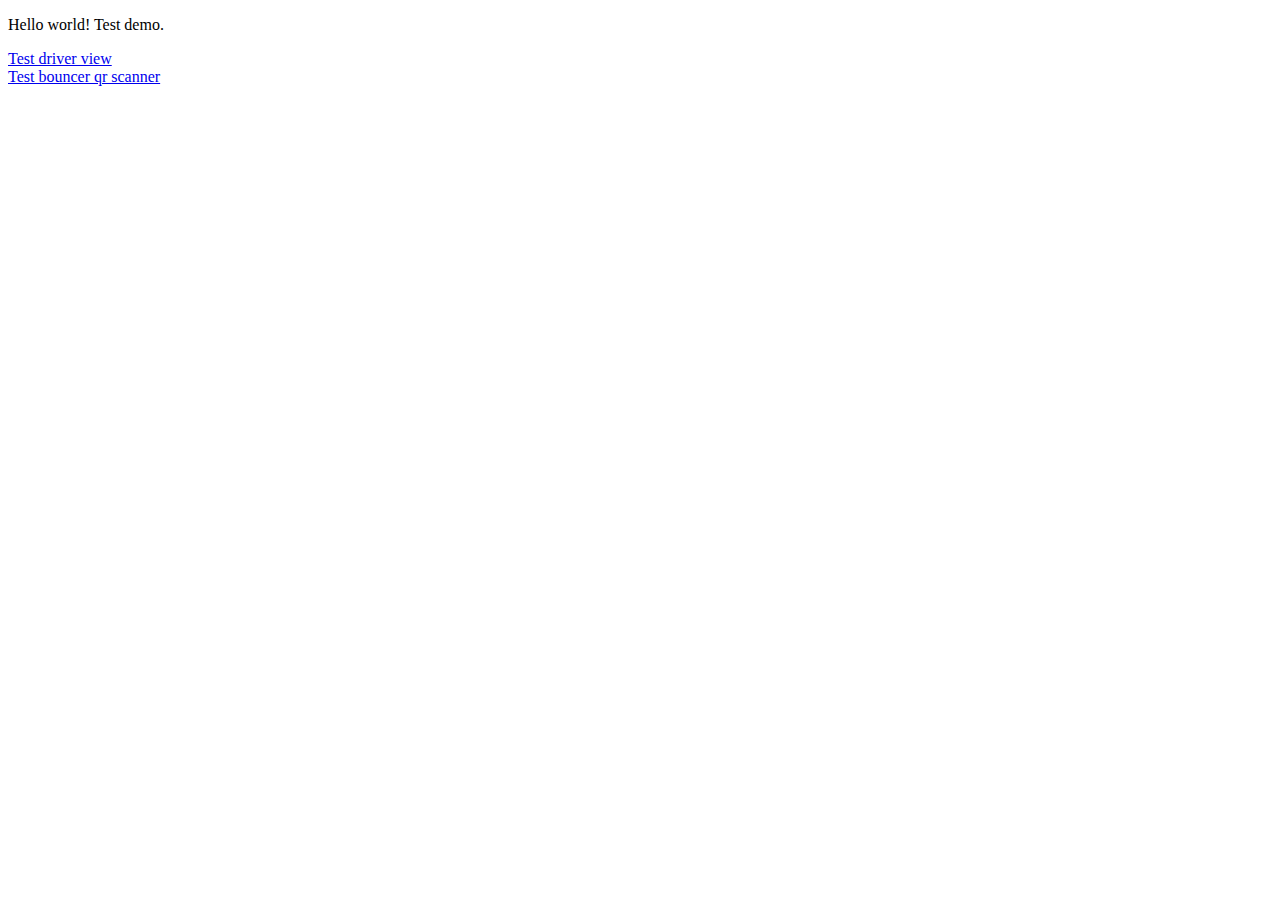
<file: index.html>
<!doctype html>
<html class="no-js" lang="">

<head>
  <meta charset="utf-8">
  <title></title>
  <meta name="description" content="">
  <meta name="viewport" content="width=device-width, initial-scale=1">

  <link rel="manifest" href="site.webmanifest">
  <link rel="apple-touch-icon" href="icon.png">
  <!-- Place favicon.ico in the root directory -->


  <meta name="theme-color" content="#fafafa">
</head>

<body>
  <!--[if lte IE 9]>
    <p class="browserupgrade">You are using an <strong>outdated</strong> browser. Please <a href="https://browsehappy.com/">upgrade your browser</a> to improve your experience and security.</p>
  <![endif]-->

  <!-- Add your site or application content here -->
  <p>Hello world! Test demo.</p>
  <a style="display: block;"href="./html/license/index.html">Test driver view</a>

  <a href="./html/scan/index.html">Test bouncer qr scanner</a>
</body>

</html>
</file>
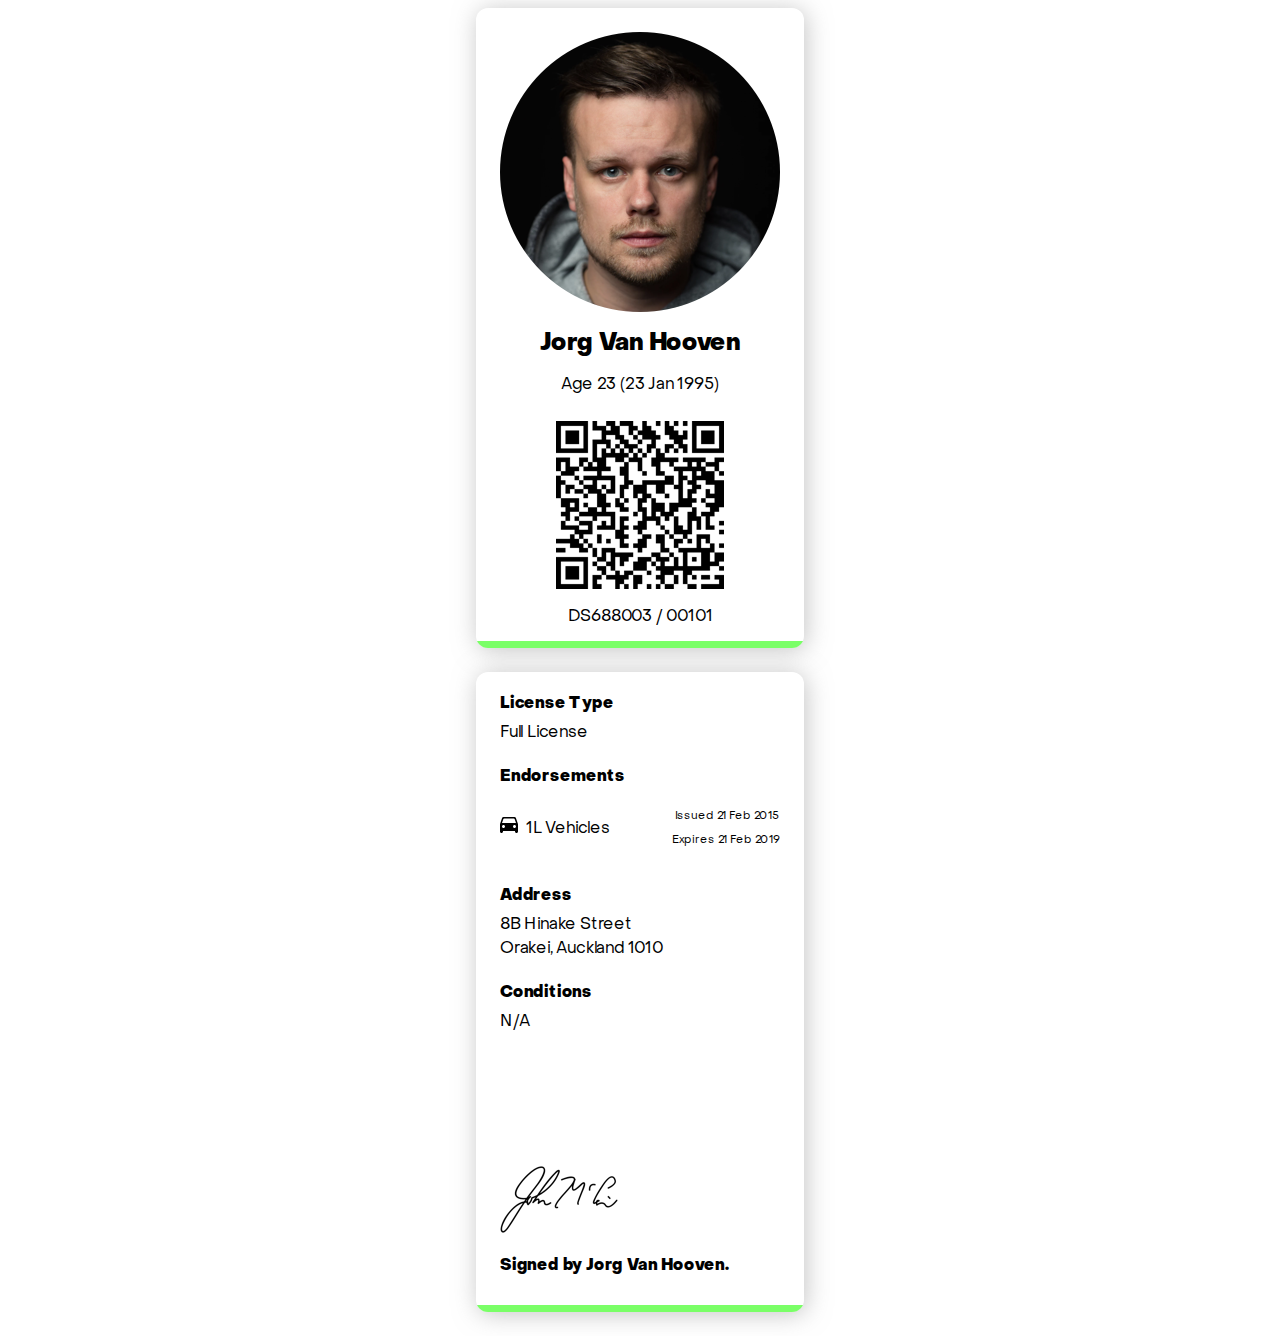
<file: html/license/index.html>
<!doctype html>
<html class="no-js" lang="">

<head>
  <meta charset="utf-8">
  <title></title>
  <meta name="description" content="">
  <meta name="viewport" content="width=device-width, initial-scale=1">

  <link rel="manifest" href="site.webmanifest">
  <link rel="apple-touch-icon" href="icon.png">
  <!-- Place favicon.ico in the root directory -->

  <link rel="stylesheet" href="../../css/license.css">
   <link rel="stylesheet" href="../../css/base/typography.css">

  <meta name="theme-color" content="#fafafa">
</head>

<body>
  <!--[if lte IE 9]>
    <p class="browserupgrade">You are using an <strong>outdated</strong> browser. Please <a href="https://browsehappy.com/">upgrade your browser</a> to improve your experience and security.</p>
  <![endif]-->

  <!-- Page 1 -->
  <div class="card-container">
    <img class="profile-container" src="../../assets/bitmap.png" alt="profile photo">
    <h3 class="font-center">Jorg Van Hooven</h3>
    <p class="font-center">Age 23 (23 Jan 1995)</p>
    <img class="code-container font-center" src="../../assets/qrcode.png" alt="profile photo">
    <p class="font-center">DS688003 / 00101</p>
    <div class="license-type"></div>
  </div>
  

  <!-- Page 2 -->
  <div class="card-container">
    <div class="list-item">
      <h4 class="font-left header-left">License Type</h4>
      <p class="font-left">Full License</p>
    </div>

    <div class="list-item">
      <h4 class="font-left header-left">Endorsements</h4>
          <div class="row-container">
            <div class="column">
              <svg class="icon-margin" width="18px" height="16px" viewBox="0 0 18 16" version="1.1" xmlns="http://www.w3.org/2000/svg" xmlns:xlink="http://www.w3.org/1999/xlink">
                  <g id="Driver-App" stroke="none" stroke-width="1" fill="none" fill-rule="evenodd">
                      <g id="Driver-2" transform="translate(-51.000000, -864.000000)">
                          <g id="Group" transform="translate(48.000000, 816.000000)">
                              <g id="round-directions_car-24px" transform="translate(0.000000, 43.000000)">
                                  <polygon id="Path" points="0 0 24 0 24 24 0 24"></polygon>
                                  <path d="M18.92,6.01 C18.72,5.42 18.16,5 17.5,5 L6.5,5 C5.84,5 5.29,5.42 5.08,6.01 L3.11,11.68 C3.04,11.89 3,12.11 3,12.34 L3,19.5 C3,20.33 3.67,21 4.5,21 C5.33,21 6,20.33 6,19.5 L6,19 L18,19 L18,19.5 C18,20.32 18.67,21 19.5,21 C20.32,21 21,20.33 21,19.5 L21,12.34 C21,12.12 20.96,11.89 20.89,11.68 L18.92,6.01 Z M6.5,16 C5.67,16 5,15.33 5,14.5 C5,13.67 5.67,13 6.5,13 C7.33,13 8,13.67 8,14.5 C8,15.33 7.33,16 6.5,16 Z M17.5,16 C16.67,16 16,15.33 16,14.5 C16,13.67 16.67,13 17.5,13 C18.33,13 19,13.67 19,14.5 C19,15.33 18.33,16 17.5,16 Z M5,11 L6.27,7.18 C6.41,6.78 6.79,6.5 7.22,6.5 L16.78,6.5 C17.21,6.5 17.59,6.78 17.73,7.18 L19,11 L5,11 Z" id="Shape" fill="#000000" fill-rule="nonzero"></path>
                              </g>
                          </g>
                      </g>
                  </g>
              </svg>
              <p class="font-left">1L Vehicles</p>
            </div>
            <div class="column">
              <p class="micro">Issued 21 Feb 2015<br>Expires 21 Feb 2019</p>

          </div>
          </div>
          
    </div>

    <div class="list-item">
      <h4 class="font-left header-left">Address</h4>
      <p class="font-left">8B Hinake Street  <br>Orakei, Auckland 1010</p>
    </div>      

    <div class="list-item">
      <h4 class="font-left header-left">Conditions</h4>
      <p class="font-left">N/A</p>
    </div>            
    <div class="list-item">
      <br><br><br><br><br><br>
      <img src="../../assets/sig.png" alt="signature">
      <h4>Signed by Jorg Van Hooven.</h4>
    </div>
  <div class="shitty-hacky-divider"></div>  
  <div class="license-type"></div>

  </div>


</body>

</html>
</file>
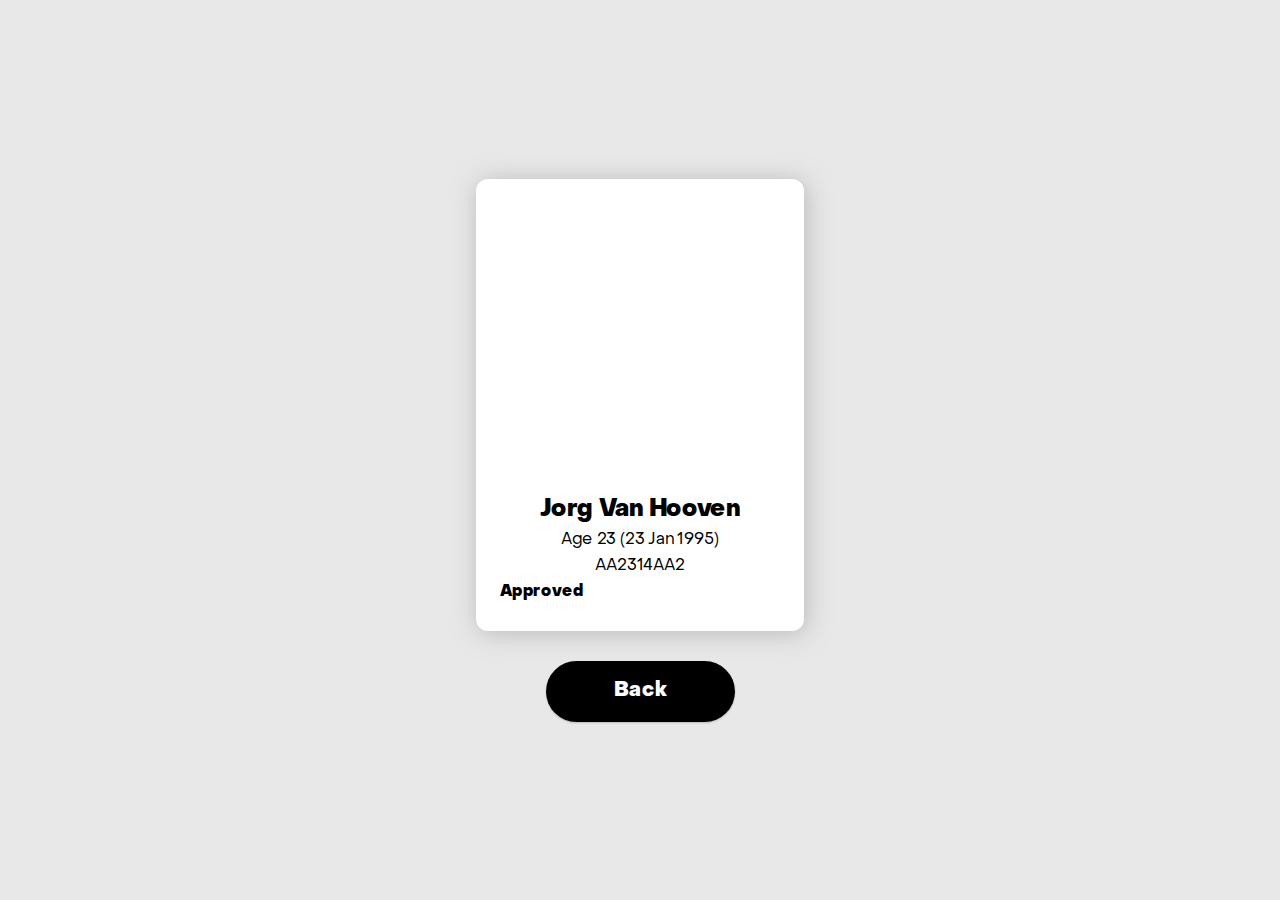
<file: html/scan/html/result.html>
<!DOCTYPE html>
<html>

<head>
  <meta charset="utf-8">
  <meta http-equiv="X-UA-Compatible" content="IE=edge">
  <title>Page Title</title>
  <meta name="viewport" content="width=device-width, initial-scale=1">

  <link rel="stylesheet" href="../../../css/base/reset.css">
  <link rel="stylesheet" href="../../../css/base/typography.css">
  <link rel="stylesheet" href="../../../css/base/colors.css">
  <link rel="stylesheet" href="../../../css/base/layout.css">

  <link rel="stylesheet" href="../../../css/components.css">
  <link rel="stylesheet" href="../../../css/pages/scan-status.css">

</head>

<body class="background-grey body-center-wrapper">
  <div id="cardContainer" class="card-container">
    <div id="profileImage" class="image-container"></div>
    <h3 id="name" class="scan-status-title">Jorg Van Hooven</h3>
    <p class="scan-status-subtitle">Age <span id="age">23</span> (<span id="dateOfBirth">23 Jan 1995</span>)</p>
    <p id="licenseId" class="scan-status-subtitle">AA2314AA2</p>
    <div class="scan-status-icon-container">
      <svg id="successIcon" class="scan-status-icon-container__icon scan-status-icon-container__icon--hidden" xmlns="http://www.w3.org/2000/svg" viewbox="0 0 55 55" width="55" height="55"><path fill="#5CB461" d="M27.536.565C12.688.565.638 12.615.638 27.464c0 14.848 12.05 26.898 26.898 26.898 14.848 0 26.899-12.05 26.899-26.898 0-14.848-12.05-26.899-26.899-26.899zm-7.29 38.438l-9.656-9.656a2.679 2.679 0 0 1 0-3.793 2.679 2.679 0 0 1 3.793 0l7.774 7.747 18.506-18.506a2.679 2.679 0 0 1 3.792 0 2.679 2.679 0 0 1 0 3.792L24.04 39.003c-1.022 1.05-2.743 1.05-3.792 0z" /></svg>
      <svg id="failureIcon" class="scan-status-icon-container__icon scan-status-icon-container__icon--hidden" xmlns="http://www.w3.org/2000/svg" width="64" height="64"><g fill="none" fill-rule="evenodd"><path d="M1 0h64v64H1z"/><path fill="#EC4C4C" fill-rule="nonzero" d="M32 0C14.336 0 0 14.336 0 32s14.336 32 32 32 32-14.336 32-32S49.664 0 32 0z"/><path fill="#FFF" fill-rule="nonzero" d="M32.031 25.554l8.675-8.675a3 3 0 0 1 4.243 0l2.235 2.235a3 3 0 0 1 0 4.242l-8.675 8.675 8.675 8.675a3 3 0 0 1 0 4.243l-2.235 2.235a3 3 0 0 1-4.243 0l-8.675-8.675-8.675 8.675a3 3 0 0 1-4.242 0l-2.235-2.235a3 3 0 0 1 0-4.243l8.675-8.675-8.675-8.675a3 3 0 0 1 0-4.242l2.235-2.235a3 3 0 0 1 4.242 0l8.675 8.675z"/></g></svg>

      <p id="statusMessage" class="font--bold">Approved</p>
    </div>
  </div>

  <a class="no-underline" href="../index.html"><button class="button scan-status-button">Back</button></a>

</body>

<script>
  window.addEventListener('load', function(){
    var driverLicenseData = JSON.parse(localStorage.driverLicenseData);

    //set data into html
    if(!driverLicenseData.profile_image) {
      document.getElementById('profileImage').style.background = 'url("https://images.unsplash.com/photo-1552046125-a89ffeb451b2?ixlib=rb-1.2.1&ixid=eyJhcHBfaWQiOjEyMDd9&auto=format&fit=crop&w=800&q=60") no-repeat center/cover';
    }
    else {
      document.getElementById('profileImage').style.background = 'url("'+ driverLicenseData.profile_image + '") no-repeat center/cover';

    }
    document.getElementById('name').textContent = driverLicenseData.firstName + ' ' + driverLicenseData.lastName;
    document.getElementById('age').textContent = driverLicenseData.age;
    document.getElementById('dateOfBirth').textContent = driverLicenseData.dateOfBirth;
    document.getElementById('licenseId').textContent = driverLicenseData.licenseId;

    document.getElementById('statusMessage').textContent = driverLicenseData.status;

    //success of failure
    if(driverLicenseData.status ==='Approved'){
      document.getElementById('cardContainer').classList.add('card-container--success');
      document.getElementById('successIcon').classList.remove('scan-status-icon-container__icon--hidden');
      document.getElementById('statusMessage').classList.add('color--success');
    }
    else {
      document.getElementById('cardContainer').classList.add('card-container--failure');
      document.getElementById('failureIcon').classList.remove('scan-status-icon-container__icon--hidden');
      document.getElementById('statusMessage').classList.add('color--error');
    }
  })
</script>

</html>
</file>
<file: css/license.css>
h3 {
	font-family: ObjectSans-Heavy;
	font-size: 24px;
	color: #000000;
	letter-spacing: -0.3px;

	margin: 0px
}

h4 {
font-family: ObjectSans-Heavy;
font-size: 16px;
color: #000000;
letter-spacing: -0.2px;
}

p {
font-family: ObjectSans-Regular;
font-size: 16px;
color: #000000;
letter-spacing: -0.2px;
line-height: 24px;
}


.micro {
font-family: ObjectSans-Regular;
font-size: 11px;
color: #000000;
letter-spacing: -0.14px;
text-align: right;
line-height: 24px;
}

.card-container {
	
	background: #FFFFFF;
	border-radius: 12px;
	box-shadow: 2px 2px 24px 0 rgba(140,140,140,0.50);
	overflow: hidden;
	margin: 0 auto;
	margin-bottom: 24px;
	height: 640px;	
	width: 328px;

}

.profile-container {
	width: 280px;
	height: 280px;
	padding: 24px 24px 16px 24px;
}
.code-container {
	width: 168px;
	height: 168px;
	margin: 0 auto;
	display: block;
	padding-top: 8px;
}
.license-type {

	background: rgba(34,255,1,0.60);
	position: relative;
	height: 8px;
	width: 328px;
	bottom: 4px;

}

.font-center {
	text-align: center;
}

.font-left {
	text-align: left;
	margin: 0px
}
.header-left {
	margin-bottom: 8px;
}

.icon-margin {
	margin-right:8px;
}



.list-item {
	margin: 24px 24px 24px 24px;
	text-align: left;

}
.column {
	display: flex;
}
.row-container {
	display: flex;
	margin: 0px;
	justify-content: space-between;
    align-items: center
}
.shitty-hacky-divider {
	height:10px;
}
</file>
<file: css/base/typography.css>
@font-face {
  font-family: 'ObjectSans-Heavy';
  src: url('../../assets/fonts/object-sans/ObjectSans-Heavy.otf') format('otf');
  src: url('../../assets/fonts/object-sans/ObjectSans-Heavy.ttf') format('ttf');
  src: url('../../assets/fonts/object-sans/ObjectSans-Heavy.woff') format('woff');
  src: url('../../assets/fonts/object-sans/ObjectSans-Heavy.woff2') format('woff2');
}

@font-face {
  font-family: 'ObjectSans-Regular';
  src: url('../../assets/fonts/object-sans/ObjectSans-Regular.otf') format('otf');
  src: url('../../assets/fonts/object-sans/ObjectSans-Regular.ttf') format('ttf');
  src: url('../../assets/fonts/object-sans/ObjectSans-Regular.woff') format('woff');
  src: url('../../assets/fonts/object-sans/ObjectSans-Regular.woff2') format('woff2');
}

h1 {
  font-family: ObjectSans-Heavy;
	font-size: 40px;
  color: #000000;
}

h3 {
	font-family: ObjectSans-Heavy;
	font-size: 24px;
	color: #000000;
	letter-spacing: -0.3px;
	text-align: center;
}

h4 {
font-family: ObjectSans-Heavy;
font-size: 16px;
color: #000000;
letter-spacing: -0.2px;
}

p {
font-family: ObjectSans-Regular;
font-size: 16px;
color: #000000;
letter-spacing: -0.2px;
text-align: center;
}


.micro {
font-family: ObjectSans-Regular;
font-size: 11px;
color: #000000;
letter-spacing: -0.14px;
text-align: right;
line-height: 24px;
}

.font--bold {
  font-family: ObjectSans-Heavy;
}

.no-underline {
  text-decoration: none;
}
</file>
<file: css/base/colors.css>
.background-grey {
  background: #E8E8E8;
}

.color--success {
  color: #5CB461;
}

.color--error {
  color: #EC4C4C;
}
</file>
<file: css/base/layout.css>
.body-center-wrapper {
  display :flex;
  align-items: center;
  justify-content: center;
  flex-direction: column;
  min-height: 100vh;
  height: 100%;
}
</file>
<file: css/components.css>
/* card */
.card-container {
	background: #FFFFFF;
	border-radius: 12px;
	box-shadow: 2px 2px 24px 0 rgba(140,140,140,0.50);
	margin: 0 auto;
  max-width: 328px;
  width: 90%;
  padding: 24px 24px 16px 24px;
}

.card-container--success {
  border: 6px solid #5CB461;
}

.card-container--failure {
  border: 6px solid #EC4C4C
}

/* avatar */ 
.image-container {
	border-radius: 1200px;
	width: 280px;
  height: 280px;
  display: block;
  margin: 0 auto;
}

/* button */
.button {
  color: white;
  background: black;
  padding: 20px 68px;
  border-radius: 999px;
  font-size: 20px;
  font-family: ObjectSans-Heavy;
  cursor: pointer;
  outline: none;
  border: none;
  box-shadow: 0 1px 2px rgba(0,0,0,0.2);
  transition: 0.3s;
}

.button:hover {
  box-shadow: 0 3px 10px rgba(0,0,0,0.4);
}

/* QR scanner */
.qr-scan-modal {
  position: fixed;
  top: 0;
  left: 0;
  background: rgba(0,0,0,0.7);
  width: 100vw;
  height: 100vh; 
  display: none;
}

.qr-scan-video-container {
  position: absolute;
  top: 50%;
  left: 50%;
  transform: translate(-50%, -50%);
  width: 100%;
  height: 100%;
}

.qr-scan-video__video-preview {
  width: 100%;
  height: 100%;
  object-fit: cover;
}

.qr-scan-video-prompt{
  position: fixed;
  background: white;
  max-width: 400px;
  border-radius: 10px;
  left: 0;
  z-index: 1;
  width: 90%;
  padding: 15px;
  text-align: center;
  left: 50%;
  transform: translateX(-50%);
  bottom: 40px;
}

.qr-scan-video-prompt__text {
  margin-bottom: 15px;
  line-height: 1.5;
}
</file>
<file: css/pages/scan-status.css>
.scan-status-title {
  margin-top: 15px;
  margin-bottom: 10px;
}

.scan-status-subtitle {
  margin-bottom: 10px;
}

.scan-status-icon-container {
  display: flex;
  align-items: center;
  margin-bottom: 15px;
}

.scan-status-icon-container__icon {
  margin-right: 20px;
}

.scan-status-icon-container__icon--hidden {
  display: none;
}

.scan-status-button {
  display: block;
  margin: 0 auto;
  margin-top: 30px;
}
</file>
